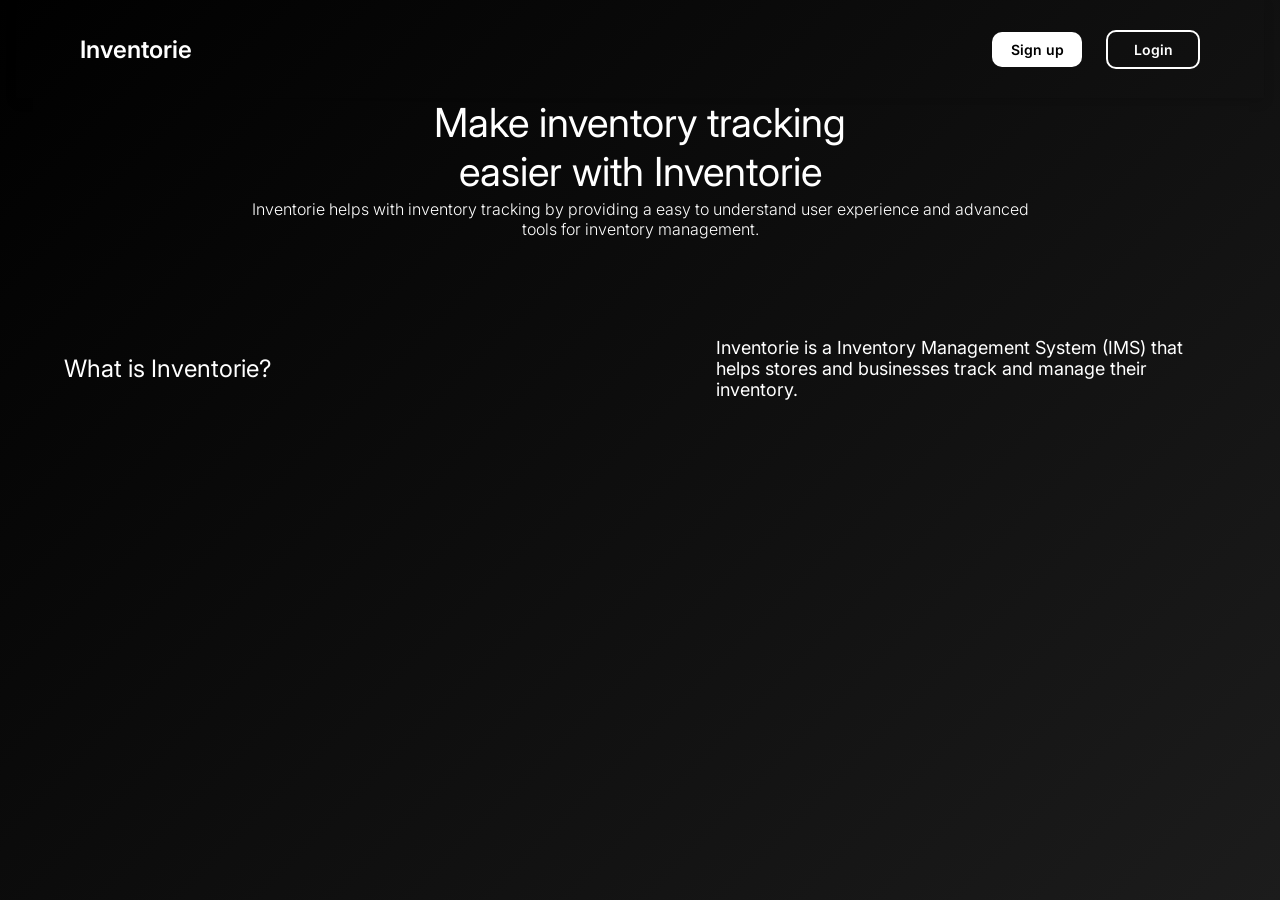
<file: index.html>
<!DOCTYPE html>
<html lang="en">

<head>

  <title>Inventorie</title>

  <link rel="preconnect" href="https://fonts.googleapis.com">
  <link rel="preconnect" href="https://fonts.gstatic.com" crossorigin>
  <link
    href="https://fonts.googleapis.com/css2?family=Inter:ital,opsz,wght@0,14..32,100..900;1,14..32,100..900&display=swap"
    rel="stylesheet">

  <link rel="stylesheet" href="css/style.css">

</head>

<body>
  <div id="navbar">
  </div>
  <script src="js/script.js"></script>

  <div class="landing-texts">
    <p class="main-text">Make inventory tracking easier with Inventorie</p>
    <p class="subtitle-text">Inventorie helps with inventory tracking by providing a easy to understand user experience
      and advanced tools for inventory management.</p>
  </div>

  <div class="features-section">
    <div class="what-is-inventorie">
      <h2>What is Inventorie?</h2>
      <p>Inventorie is a Inventory Management System (IMS) that helps stores and businesses track and manage their
        inventory.</p>
    </div>
  </div>

</body>

</html>
</file>
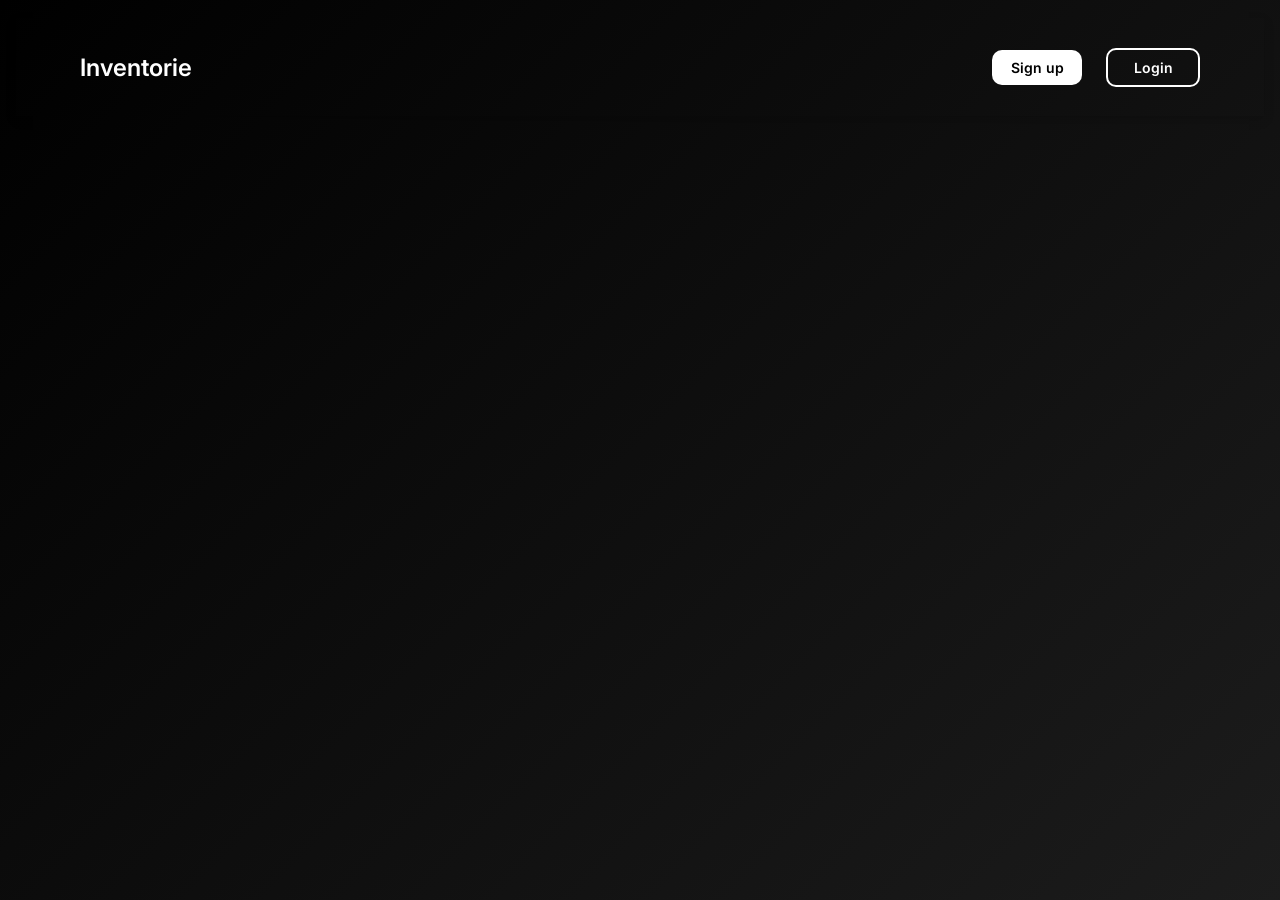
<file: home.html>
!<!DOCTYPE=html>
  <html lang="en">

  <head>

    <title>Inventorie</title>

    <link rel="preconnect" href="https://fonts.googleapis.com">
    <link rel="preconnect" href="https://fonts.gstatic.com" crossorigin>
    <link
      href="https://fonts.googleapis.com/css2?family=Inter:ital,opsz,wght@0,14..32,100..900;1,14..32,100..900&display=swap"
      rel="stylesheet">

    <link rel="stylesheet" href="css/style.css">
  </head>

  <body>
    <div id="navbar"></div>
    <script src="js/script.js"></script>
  </body>

  </html>
</file>
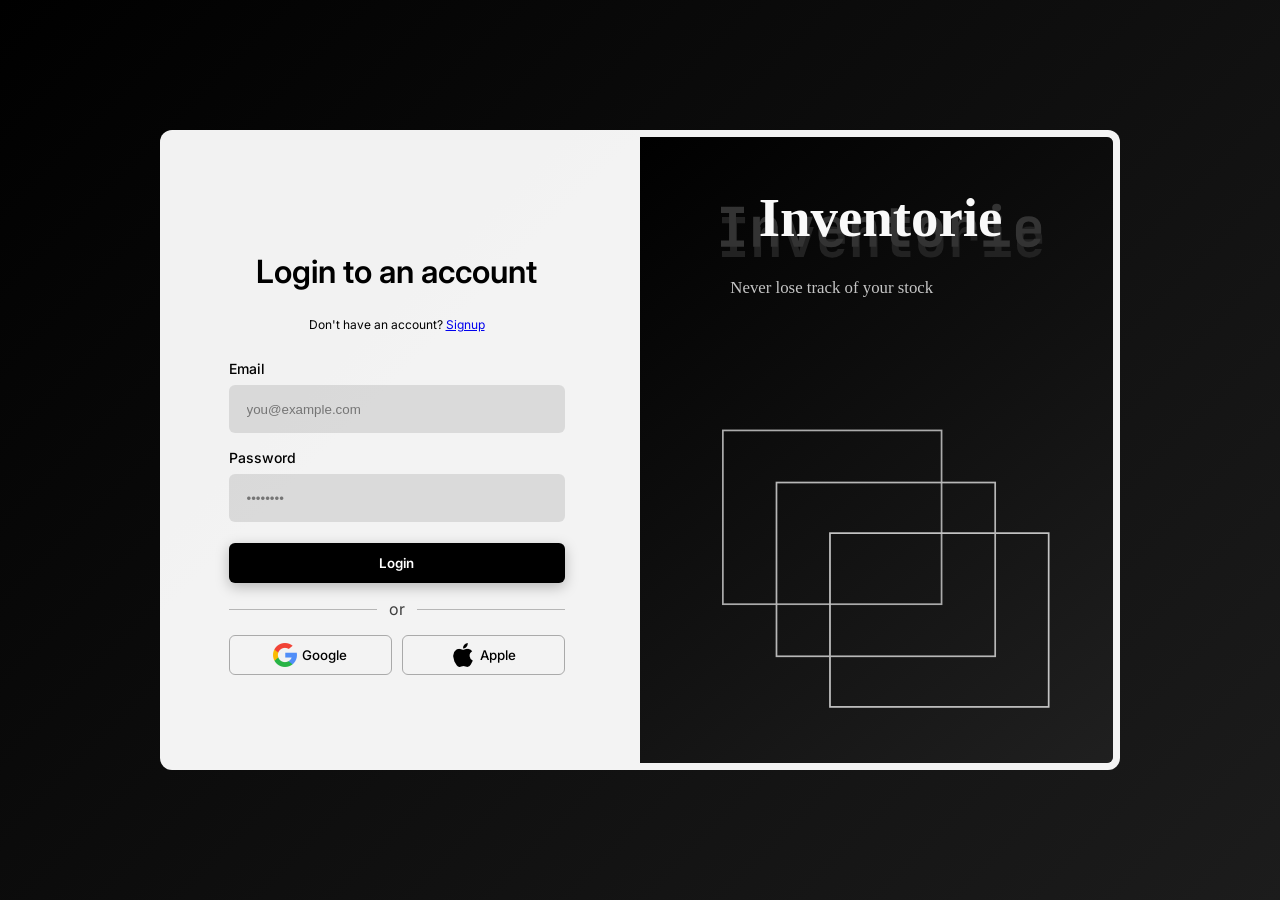
<file: login.html>
<!DOCTYPE html>

<html lang="en">

<head>

  <title>Inventorie</title>

  <link rel="preconnect" href="https://fonts.googleapis.com">
  <link rel="preconnect" href="https://fonts.gstatic.com" crossorigin>
  <link
    href="https://fonts.googleapis.com/css2?family=Inter:ital,opsz,wght@0,14..32,100..900;1,14..32,100..900&display=swap"
    rel="stylesheet">

  <link rel="stylesheet" href="css/style.css">

</head>

<body>
  <div class="auth-container">

    <div class="auth-card">

      <form class="auth-form" action="login.html" method="POST">

        <div class="form-header">

          <h2 class="auth-text">Login to an account</h2>
          <p class="auth-prompt">
            Don't have an account? <a href="signup.html">Signup</a>
          </p>
        </div>

        <div class="form-group">
          <label for="email">Email</label>
          <input type="email" id="email" name="email" placeholder="you@example.com" required autocomplete="email">
        </div>

        <div class="form-group">
          <label for="password">Password</label>
          <input type="password" id="password" placeholder="••••••••" required minlength="8"
            autocomplete="new-password">
        </div>

        <button type="submit" class="submit-button">Login</button>

        <div class="divider">or</div>

        <div class="social-login">
          <button class="google-btn"> <img src="icons/search.png" alt="logo"> Google</button>
          <button class="apple-btn"> <img src="icons/apple-logo.png" alt="logo"> Apple</button>
        </div>

      </form>

      <div class="auth-banner login-banner">
        <img src="icons/auth-banner.svg" alt="banner">
      </div>
    </div>

  </div>

</body>

</html>
</file>
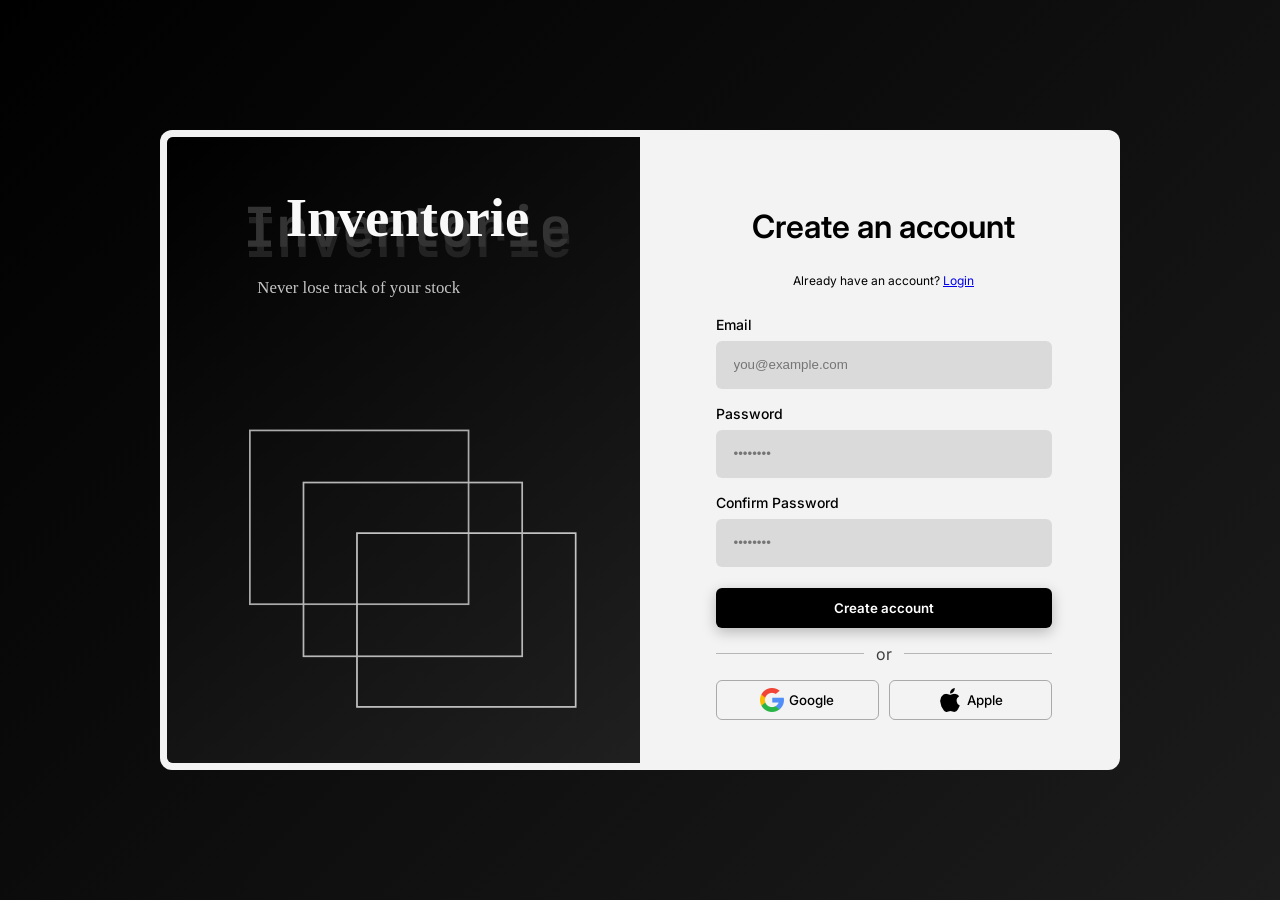
<file: signup.html>
<!DOCTYPE html>
<html lang="en">

<head>

  <title>Inventorie</title>

  <link rel="preconnect" href="https://fonts.googleapis.com">
  <link rel="preconnect" href="https://fonts.gstatic.com" crossorigin>
  <link
    href="https://fonts.googleapis.com/css2?family=Inter:ital,opsz,wght@0,14..32,100..900;1,14..32,100..900&display=swap"
    rel="stylesheet">

  <link rel="stylesheet" href="css/style.css">

</head>

<body>
  <div class="auth-container">
    <div class="auth-card">
      <div class="auth-banner signup-banner">
        <img src="icons/auth-banner.svg" alt="banner">
      </div>

      <form class="auth-form" action="signup.html" method="POST">

        <div class="form-header">

          <h2 class="auth-text">Create an account</h2>
          <p class="auth-prompt">
            Already have an account? <a href="login.html">Login</a>
          </p>
        </div>

        <div class="form-group">
          <label for="email">Email</label>
          <input type="email" id="email" name="email" placeholder="you@example.com" required autocomplete="email">
        </div>

        <div class="form-group">
          <label for="password">Password</label>
          <input type="password" id="password" placeholder="••••••••" required minlength="8"
            autocomplete="new-password">
        </div>

        <div class="form-group">
          <label for="confirm-password">Confirm Password</label>
          <input type="password" id="confirm-password" name="confirm-password" placeholder="••••••••" required
            minlength="8" autocomplete="new-password">
        </div>

        <button type="submit" class="submit-button">Create account</button>

        <div class="divider">or</div>

        <div class="social-login">
          <button class="google-btn"> <img src="icons/search.png" alt="logo"> Google</button>
          <button class="apple-btn"> <img src="icons/apple-logo.png" alt="logo"> Apple</button>
        </div>

      </form>
    </div>
  </div>
</body>

</html>
</file>
<file: css/style.css>
body {
  margin: 0;
  min-height: 100vh;
  background: linear-gradient(135deg, #000000, #1c1c1c);
  background-attachment: fixed;
}

header {
  background-color: transparent;
  padding: 0 1rem;
}

.logo {
  text-decoration: none;
  font-family: "Inter", sans-serif;
  font-weight: 600;
  font-size: 1.5rem;
  color: white;
}

.search-button {
  background: transparent;
  border: none;
  padding: 0;
  cursor: pointer;

  display: flex;
  align-items: center;
  justify-content: center;

  padding: 0.75rem 0.75rem;
}

.navbar {
  display: flex;
  justify-content: space-between;
  align-items: center;

  box-shadow: 0 4px 10px rgba(0, 0, 0, 0.15);
  height: 50px;
  padding: 1.5rem 4rem;
}

.search-button img {
  width: 1rem;
  height: 1rem;
}

.sign-up-button {
  font-family: "Inter", sans-serif;
  font-weight: 600;
  font-size: 14px;

  width: 90px;
  height: 35px;

  cursor: pointer;
  outline: none;
  border: none;
  background: none;
  border-radius: 10px;
  text-decoration: none;

  display: inline-flex;
  align-items: center;
  justify-content: center;

  background-color: white;
  color: black;

  transition: transform 0.2s ease, box-shadow 0.2s ease;
}

.sign-up-button:hover {
  background-color: black;
  color: white;
  border: 2px solid white;

  box-shadow: 0 4px 12px rgba(255, 255, 255, 0.50);

  transform: translateY(-3px);
}

.sign-up-button:active {
  transform: translateY(0);
}

.login-button {
  font-family: "Inter", sans-serif;
  font-weight: 600;
  font-size: 14px;

  width: 90px;
  height: 35px;

  cursor: pointer;
  outline: none;
  border: 2px solid white;
  background: none;
  border-radius: 10px;
  text-decoration: none;

  display: inline-flex;
  align-items: center;
  justify-content: center;

  background-color: transparent;
  color: white;

  transition: transform 0.2s ease, box-shadow 0.2s ease;
}

.login-button:hover {
  background-color: white;
  color: black;

  box-shadow: 0 4px 12px rgba(255, 255, 255, 0.50);

  transform: translateY(-3px);
}

.login-button:active {
  transform: translateY(0);
}

.signup-login-btn {
  display: flex;
  align-items: center;
  justify-content: center;
  gap: 1.5rem;
}

.main-text {
  color: white;

  font-family: "Inter", sans-serif;
  font-size: 40px;
  font-weight: 400;
  text-align: center;
  max-width: 500px;
}

.subtitle-text {
  color: white;

  font-family: "Inter", sans-serif;
  font-weight: 300;
  text-align: center;
  max-width: 800px;
}

.main-text,
.subtitle-text {
  margin: 0;
  width: 100%;
}

.landing-texts {
  display: flex;
  align-items: center;
  justify-content: center;
  flex-direction: column;
  gap: 0.2rem;
}

.what-is-inventorie {
  font-family: "Inter", sans-serif;
  color: white;
  padding: 5rem 4rem;
  box-sizing: border-box;

  width: 100%;

  display: flex;
  align-items: center;
  justify-content: space-between;
}

.what-is-inventorie h2 {
  font-size: 24px;
  font-weight: 400;
}

.what-is-inventorie p {
  max-width: 500px;
  text-align: left;

  font-size: 18px;
}

.auth-card {
  background-color: rgba(255, 255, 255, 0.95);

  width: 60rem;
  height: 40rem;

  border-radius: 12px;
  display: flex;
  flex-direction: row;
  overflow: hidden;

  transition: transform 0.4s ease-out, box-shadow 0.2s ease, background-color 0.5s ease-in;
}

.auth-card:hover {
  background-color: white;

  transform: translateY(-3px);
  box-shadow: 0 0 20px rgba(255, 255, 255, 0.30);
}

.auth-container {
  display: flex;
  align-items: center;
  justify-content: center;

  min-height: 100vh;
}

.form-header {
  text-align: center;
}

.auth-banner {
  flex: 1;
  background-color: gray;
  margin: 7px;
  overflow: hidden;
}

.auth-banner img {
  width: 100%;
  height: 100%;
  object-fit: cover;
  display: block;
}

.signup-banner {
  border-radius: 6px 0 0 6px;
}

.login-banner {
  border-radius: 0 6px 6px 0;
}

.auth-form {
  font-family: "Inter", sans-serif;

  flex: 1;

  display: flex;
  align-items: center;
  justify-content: center;
  flex-direction: column;
  gap: 1rem;
}

.signup-form input {
  width: 100%;
}

.form-group {
  display: flex;
  flex-direction: column;
  gap: 0.5rem;
}

.form-group label {
  font-family: "Inter", sans-serif;
  font-size: 14px;
  font-weight: 500;
}

.form-group input {
  width: 300px;
  height: 20px;
  padding: 14px 18px;

  appearance: none;
  border: none;
  outline: none;

  background: rgba(0, 0, 0, 0.10);
  border-radius: 6px;

  transition: background 0.3s ease;
}

.form-group input:hover {
  background: rgba(0, 0, 0, 0.20);
}

.form-group input:active {
  background: rgba(0, 0, 0, 0.10);
}

.auth-text {
  font-weight: 600;
  font-size: 32px;
}

.auth-prompt {
  font-weight: 400;
  font-size: 12px;
}

.submit-button {
  width: 336px;
  height: 40px;
  margin-top: 5px;

  border: none;
  appearance: none;
  outline: none;

  background: black;
  color: white;
  border-radius: 6px;
  cursor: pointer;
  box-shadow: 0 4px 14px rgba(0, 0, 0, 0.25);

  font-family: "Inter", sans-serif;
  font-weight: 600;

  transition: transform 0.3s ease, box-shadow 0.3s ease;
}

.submit-button:hover {
  transform: translateY(-3px);
  box-shadow: 0 4px 14px rgba(0, 0, 0, 0.45);
}

.submit-button:active {
  transform: translateY(0);
  box-shadow: 0 4px 14px rgba(0, 0, 0, 0.25);
}

.divider {
  display: flex;
  align-items: center;
  text-align: center;

  width: 336px;
  color: rgba(0, 0, 0, 0.75);
}

.divider::before,
.divider::after {
  content: "";
  flex: 1;
  border-bottom: 1px solid rgba(0, 0, 0, 0.25);
}

.divider.divider::before {
  margin-right: 0.75rem;
}

.divider::after {
  margin-left: 0.75rem;
}

.social-login {
  display: flex;
  width: 336px;
  align-items: center;
  justify-content: center;
  gap: 10px;
}

.social-login button {
  flex: 1;

  height: 40px;
  padding: 5px 0;

  border: none;
  outline: none;
  appearance: none;

  background: transparent;
  border: 1px solid rgba(0, 0, 0, 0.30);
  border-radius: 6px;

  display: flex;
  align-items: center;
  justify-content: center;
  gap: 5px;
  cursor: pointer;

  font-family: "Inter", sans-serif;
  font-weight: 500;

  transition: transform 0.3s ease, box-shadow 0.3s ease;
}

.social-login button:hover {
  transform: translateY(-2px);
  box-shadow: 0 4px 14px rgba(0, 0, 0, 0.15);
}

.social-login button:active {
  transform: translateY(0);
  box-shadow: none;
}
</file>
